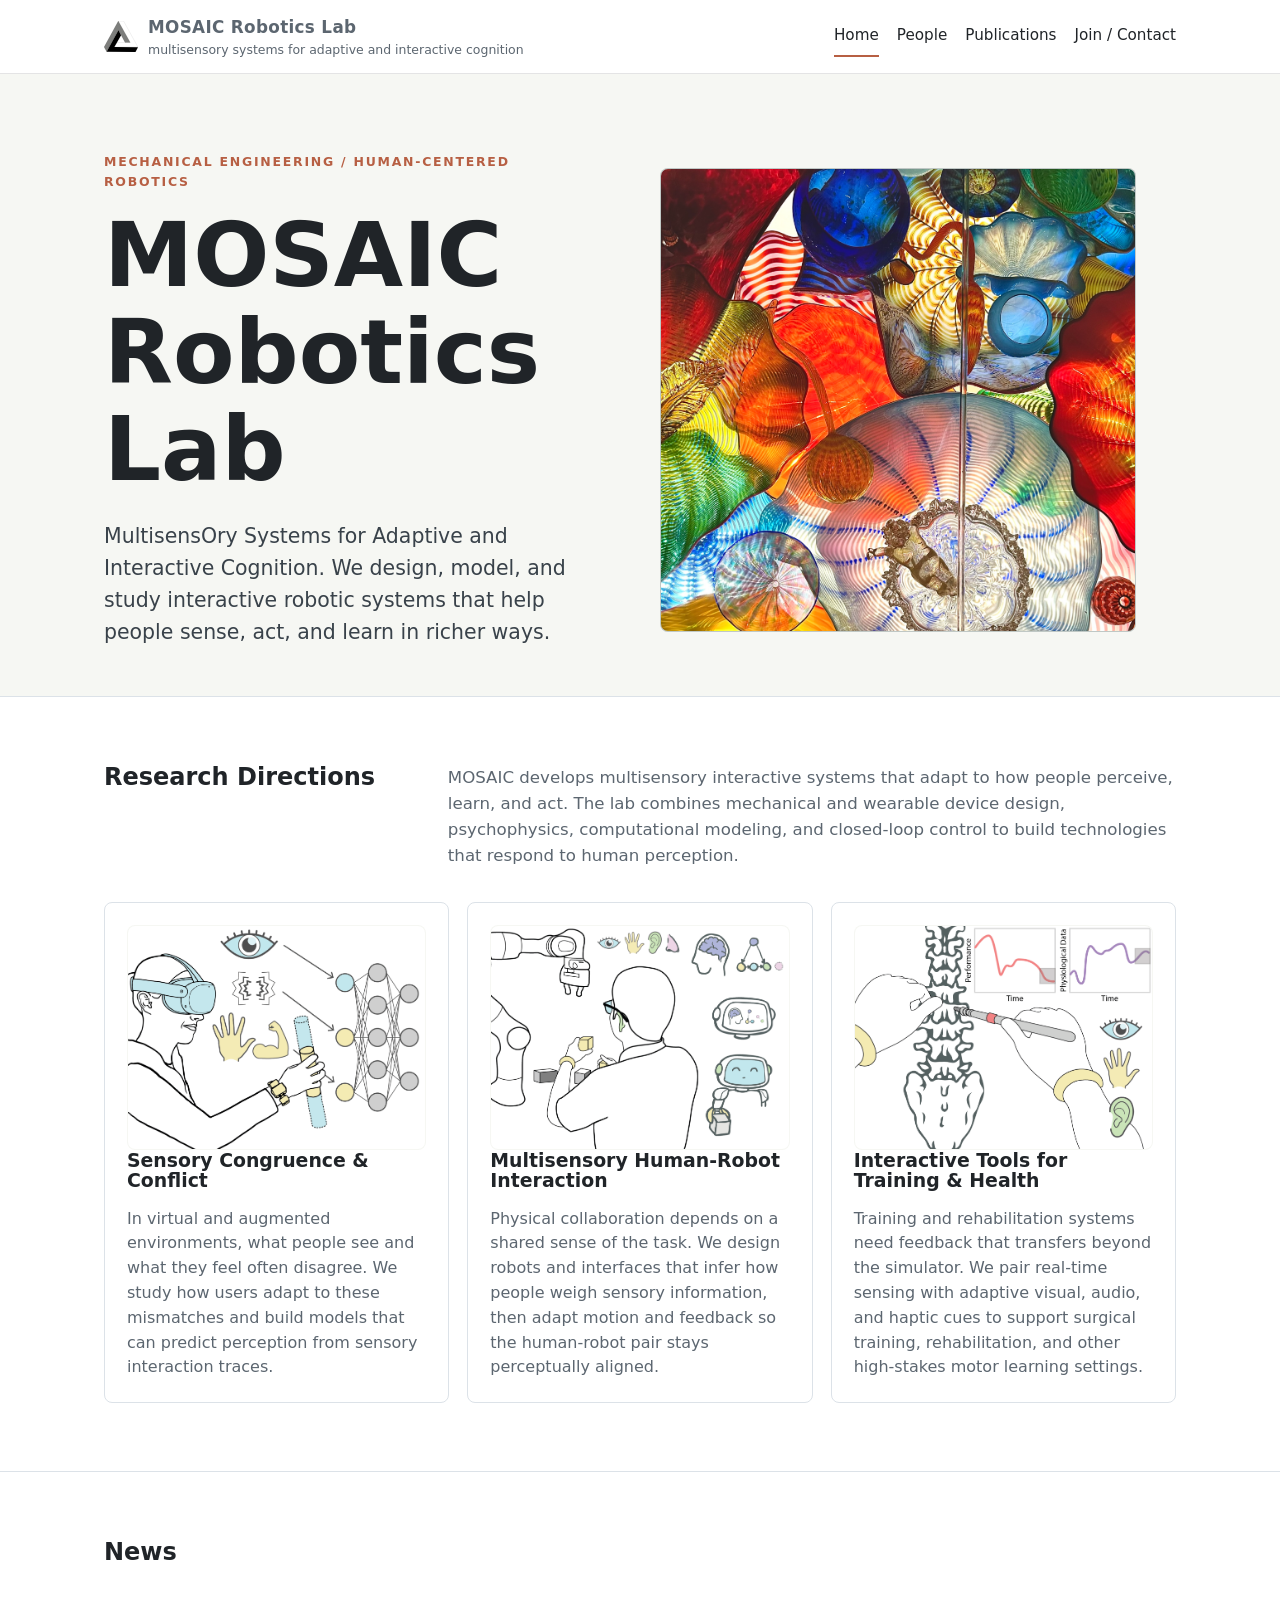
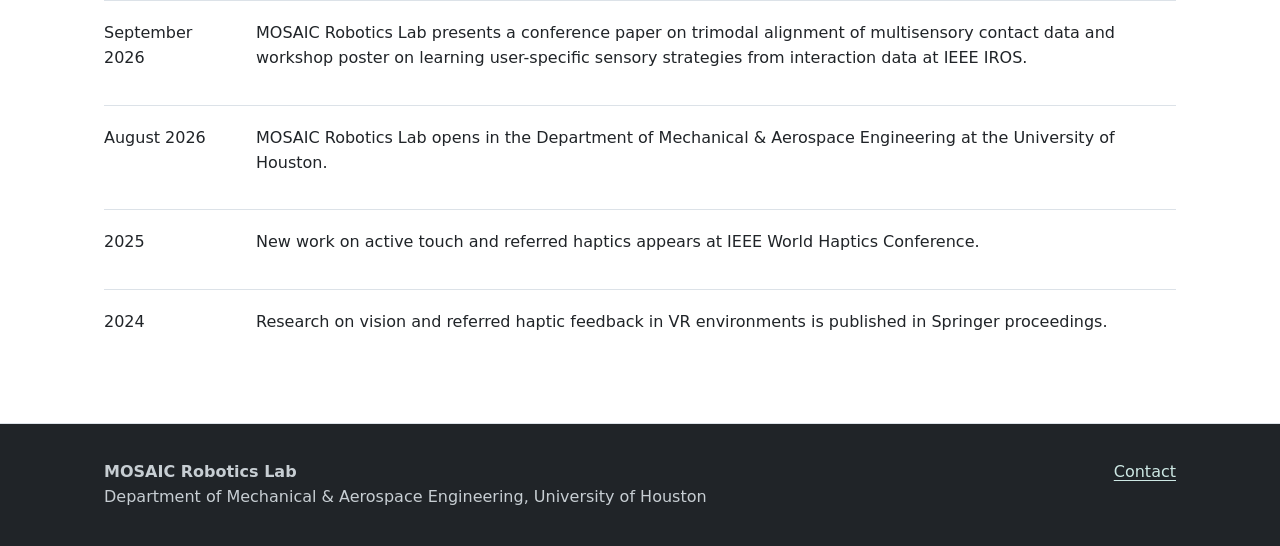
<file: index.html>
<!doctype html>
<html lang="en">
  <head>
    <meta charset="utf-8">
    <meta name="viewport" content="width=device-width, initial-scale=1">
    <meta name="description" content="MOSAIC Robotics Lab studies multisensory robotic systems for adaptive and interactive cognition.">
    <title>MOSAIC Robotics Lab</title>
    <link rel="icon" type="image/svg+xml" href="assets/penrose.svg">
    <link rel="stylesheet" href="assets/styles.css">
  </head>
  <body>
    <!-- Shared header and navigation are rendered by assets/site.js. -->
    <header class="site-header" data-site-header></header>

    <main id="main">
      <section class="hero">
        <div class="hero-inner">
          <div>
            <p class="eyebrow">Mechanical Engineering / Human-centered robotics</p>
            <h1>MOSAIC Robotics Lab</h1>
            <p class="subtitle">
              MultisensOry Systems for Adaptive and Interactive Cognition. 
              We design, model,
              and study interactive robotic systems that help people sense, act, and learn in richer ways.
            </p>
          </div>
          <figure class="hero-media" aria-label="Replaceable lab hero image">
            <img src="assets/chihulyCrop.jpg" alt="">
          </figure>
        </div>
      </section>

      <section class="content-section">
        <div class="section-inner">
          <div class="section-head">
            <h2>Research Directions</h2>
            <p>
              MOSAIC develops multisensory interactive systems that adapt to how people perceive, learn, and act. The lab combines mechanical and wearable device design, psychophysics, computational modeling, and closed-loop control to build technologies that respond to human perception.
            </p>
          </div>
          <div class="grid-3">
            <article class="card">
              <div class="image-slot">
                <img src="assets/website_theme1.png" alt="Multisensory virtual environment with visual, sound, and haptic contact cues">
              </div>
              <h3>Sensory Congruence & Conflict</h3>
              <p>
                In virtual and augmented environments, what people see and what they feel often disagree. We study how users adapt to these mismatches and build models that can predict perception from sensory interaction traces.
              </p>
            </article>
            <article class="card">
              <div class="image-slot">
                <img src="assets/website_theme2.png" alt="Human-robot collaboration with multisensory feedback">
              </div>
              <h3>Multisensory Human-Robot Interaction</h3>
              <p>
                Physical collaboration depends on a shared sense of the task. We design robots and interfaces that infer how people weigh sensory information, then adapt motion and feedback so the human-robot pair stays perceptually aligned.
              </p>
            </article>
            <article class="card">
              <div class="image-slot">
                <img src="assets/website_theme3.png" alt="Surgical or health training system with adaptive visual, audio, and haptic feedback">
              </div>
              <h3>Interactive Tools for Training & Health</h3>
              <p>
                Training and rehabilitation systems need feedback that transfers beyond the simulator. We pair real-time sensing with adaptive visual, audio, and haptic cues to support surgical training, rehabilitation, and other high-stakes motor learning settings.
              </p>
            </article>
          </div>
        </div>
      </section>

      <section class="content-section">
        <div class="section-inner">
          <div class="section-head">
            <h2>News</h2>
          </div>
          <ol class="news-list">
            <li class="news-item">
              <time datetime="2026-09">September 2026</time>
              <div>MOSAIC Robotics Lab presents a conference paper on trimodal alignment of multisensory contact data and workshop poster on learning user-specific sensory strategies from interaction data at IEEE IROS.</div>
            </li>
            <li class="news-item">
              <time datetime="2026-08">August 2026</time>
              <div>MOSAIC Robotics Lab opens in the Department of Mechanical & Aerospace Engineering at the University of Houston.</div>
            </li>
            <li class="news-item">
              <time datetime="2025">2025</time>
              <div>New work on active touch and referred haptics appears at IEEE World Haptics Conference.</div>
            </li>
            <li class="news-item">
              <time datetime="2024">2024</time>
              <div>Research on vision and referred haptic feedback in VR environments is published in Springer proceedings.</div>
            </li>
          </ol>
        </div>
      </section>
    </main>

    <!-- Shared footer is rendered by assets/site.js. -->
    <footer class="site-footer" data-site-footer></footer>
    <script src="assets/site.js"></script>
  </body>
</html>
</file>
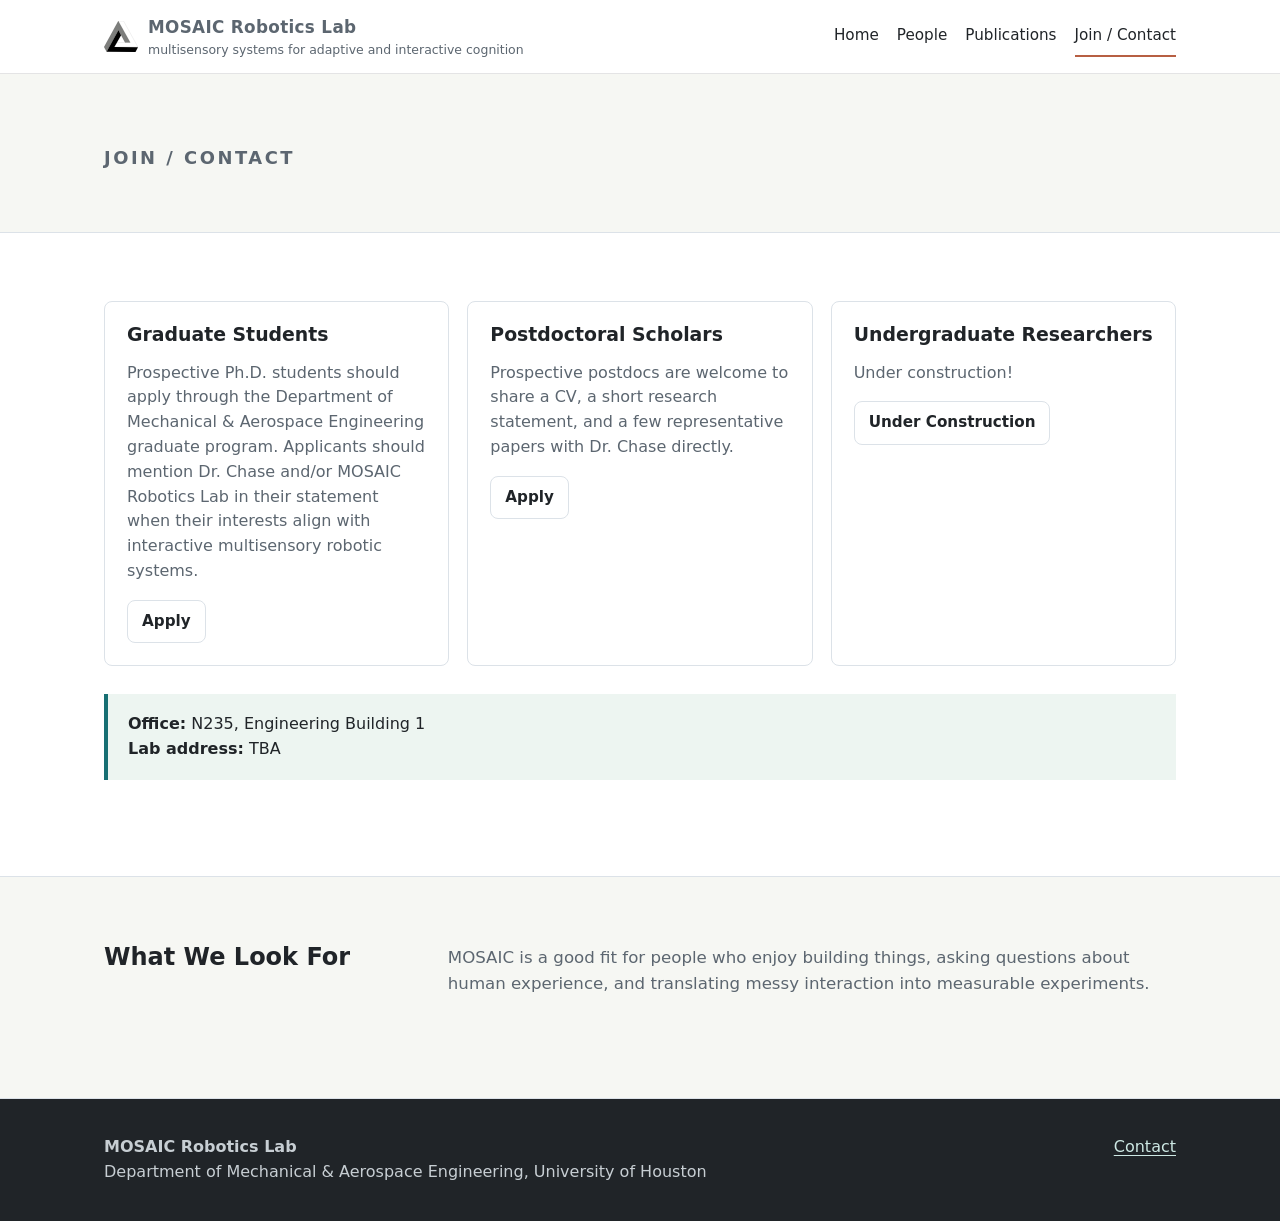
<file: join.html>
<!doctype html>
<html lang="en">
  <head>
    <meta charset="utf-8">
    <meta name="viewport" content="width=device-width, initial-scale=1">
    <title>Join / Contact / MOSAIC Robotics Lab</title>
    <link rel="icon" type="image/svg+xml" href="assets/penrose.svg">
    <link rel="stylesheet" href="assets/styles.css">
  </head>
  <body>
    <!-- Shared header and navigation are rendered by assets/site.js. -->
    <header class="site-header" data-site-header></header>
    <main id="main">
      <section class="page-title">
        <div class="section-inner">
          <p class="eyebrow">Join / Contact</p>
<!--           <h1>Join / Contact / Visit Us</h1>
          <p>See below on how to get involved.</p> -->
        </div>
      </section>
      <section class="content-section">
        <div class="section-inner">
          <div class="grid-3">
            <article class="card">
              <h3>Graduate Students</h3>
              <p>
                Prospective Ph.D. students should apply through the Department of Mechanical & Aerospace Engineering graduate program. Applicants should mention Dr. Chase and/or MOSAIC Robotics Lab in their statement when their interests align with interactive multisensory robotic systems.
              </p>
              <a class="button" href="https://www.me.uh.edu/graduate/application">Apply</a>
            </article>
            <article class="card">
              <h3>Postdoctoral Scholars</h3>
              <p>
                Prospective postdocs are welcome to share a CV, a short research statement, and a few representative papers with Dr. Chase directly.
              </p>
              <a class="button" href="mailto:echase@uh.edu">Apply</a>
            </article>
            <article class="card">
              <h3>Undergraduate Researchers</h3>
              <p>
                Under construction!
                <!-- Undergraduate students interested in research should complete the interest form. Helpful background may include mechanical design, prototyping, programming, robotics, controls, human subjects research, statistics, or creative technology. -->
              </p>
              <a class="button" href="#">Under Construction</a>
            </article>
          </div>
          <div class="callout">
            <!-- <strong>Email:</strong> email@university.edu<br> -->
            <strong>Office:</strong> N235, Engineering Building 1 <br>
            <strong>Lab address:</strong> TBA
          </div>
        </div>
      </section>
      <section class="content-section wash">
        <div class="section-inner">
          <div class="section-head">
            <h2>What We Look For</h2>
            <p>
              MOSAIC is a good fit for people who enjoy building things, asking questions about human experience, and translating messy interaction into measurable experiments.
            </p>
          </div>
        </div>
      </section>
    </main>
    <!-- Shared footer is rendered by assets/site.js. -->
    <footer class="site-footer" data-site-footer></footer>
    <script src="assets/site.js"></script>
  </body>
</html>
</file>
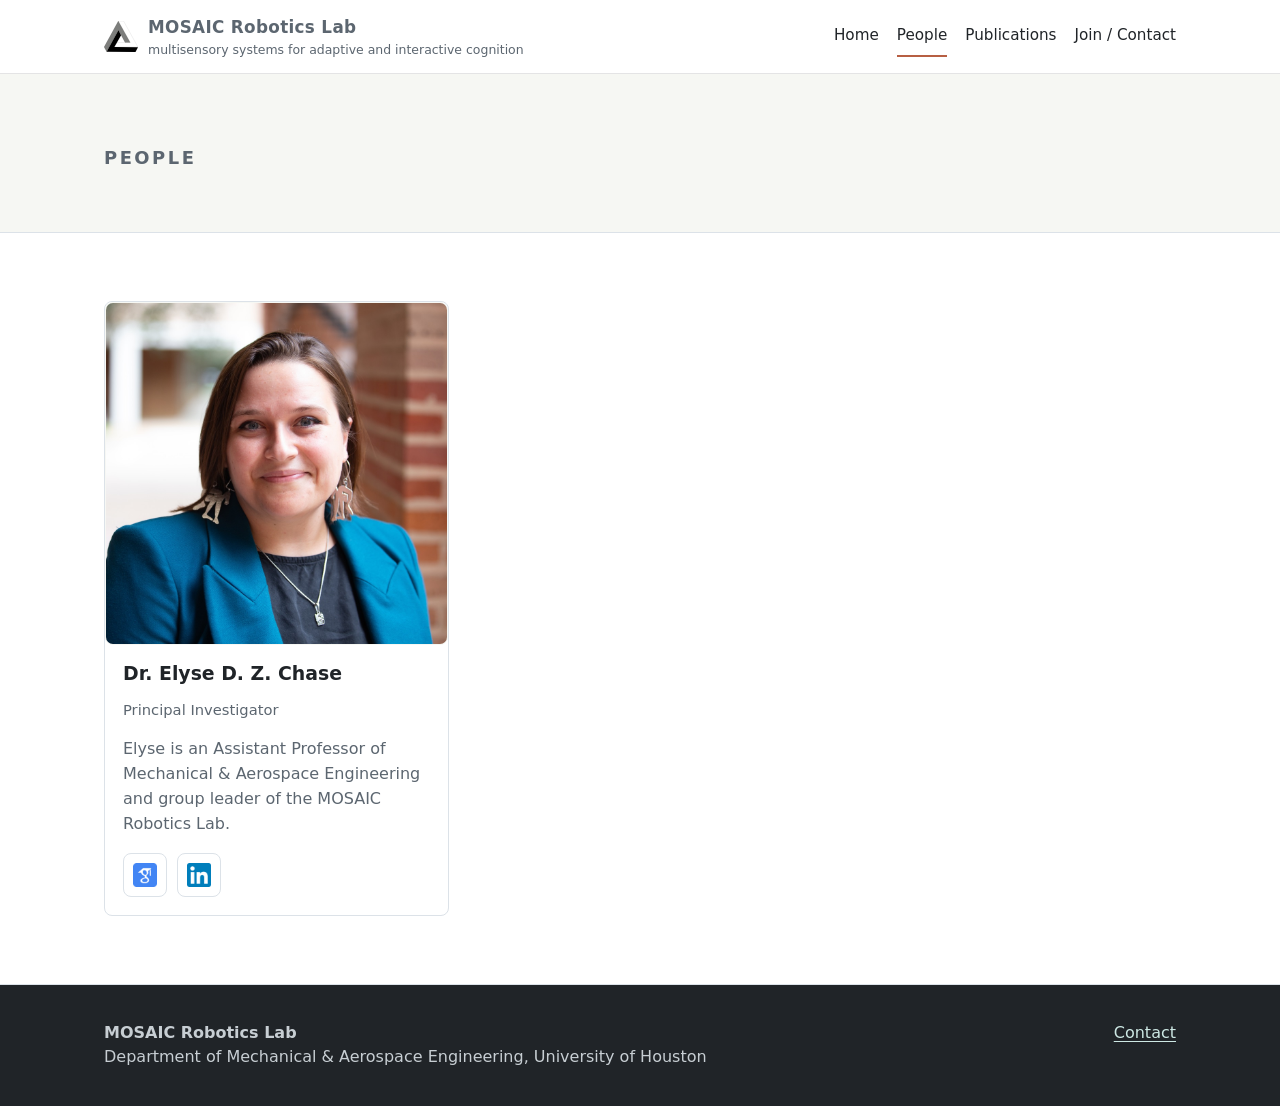
<file: people.html>
<!doctype html>
<html lang="en">
  <head>
    <meta charset="utf-8">
    <meta name="viewport" content="width=device-width, initial-scale=1">
    <title>People / MOSAIC Robotics Lab</title>
    <link rel="icon" type="image/svg+xml" href="assets/penrose.svg">
    <link rel="stylesheet" href="assets/styles.css">
  </head>
  <body>
    <!-- Shared header and navigation are rendered by assets/site.js. -->
    <header class="site-header" data-site-header></header>
    <main id="main">
      <section class="page-title">
        <div class="section-inner">
          <p class="eyebrow">People</p>
        </div>
      </section>
      <section class="content-section">
        <div class="section-inner">
          <div class="person-grid">
            <article class="card person-card">
              <div class="person-photo">
                <img src="assets/edzc_headshot_square.jpg" alt="Dr. Elyse D. Z. Chase">
              </div>
              <div class="person-body">
                <h3>Dr. Elyse D. Z. Chase</h3>
                <p class="meta">Principal Investigator</p>
                <p>Elyse is an Assistant Professor of Mechanical & Aerospace Engineering and group leader of the MOSAIC Robotics Lab.</p>
                <div class="link-row profile-links person-profile-links" aria-label="Elyse Chase profile links">
                  <a class="icon-link" href="https://scholar.google.com/citations?hl=en&user=h-9pNEkAAAAJ&view_op=list_works&sortby=pubdate" aria-label="Google Scholar profile">
                    <img src="assets/scholar_icon.png" alt="">
                  </a>
                  <a class="icon-link" href="https://www.linkedin.com/in/elyse-dz-chase100/" aria-label="LinkedIn profile">
                    <img src="assets/linked_icon.png" alt="">
                  </a>
                </div>
              </div>
            </article>
          </div>
        </div>
      </section>
    </main>
    <!-- Shared footer is rendered by assets/site.js. -->
    <footer class="site-footer" data-site-footer></footer>
    <script src="assets/site.js"></script>
  </body>
</html>
</file>
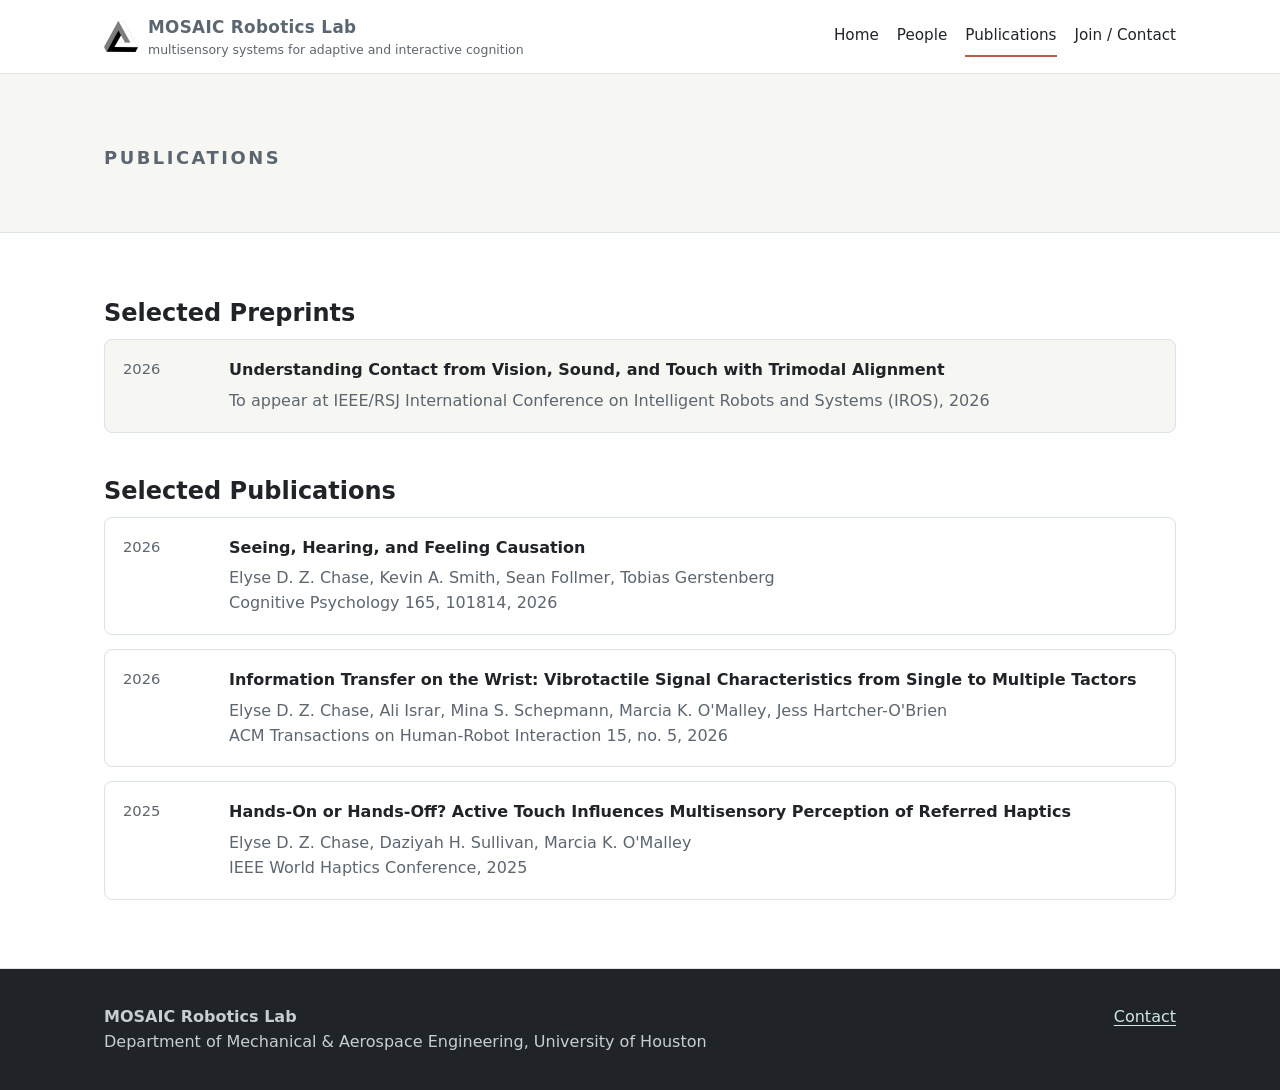
<file: publications.html>
<!doctype html>
<html lang="en">
  <head>
    <meta charset="utf-8">
    <meta name="viewport" content="width=device-width, initial-scale=1">
    <title>Publications / MOSAIC Robotics Lab</title>
    <link rel="icon" type="image/svg+xml" href="assets/penrose.svg">
    <link rel="stylesheet" href="assets/styles.css">
  </head>
  <body>
    <!-- Shared header and navigation are rendered by assets/site.js. -->
    <header class="site-header" data-site-header></header>
    <main id="main">
      <section class="page-title">
        <div class="section-inner">
          <p class="eyebrow">Publications</p>
        </div>
      </section>
      <section class="content-section">
        <div class="section-inner">
          <div class="section-head compact-head">
            <h2>Selected Preprints</h2>
          </div>
          <ol class="pub-list">
            <li class="publication preprint" data-publication>
              <div class="meta">2026</div>
              <article>
                <p class="pub-title">Understanding Contact from Vision, Sound, and Touch with Trimodal Alignment</p>
                <p class="pub-venue">To appear at IEEE/RSJ International Conference on Intelligent Robots and Systems (IROS), 2026</p>
              </article>
            </li>
          </ol>

          <div class="section-head compact-head pub-section-head">
            <h2>Selected Publications</h2>
          </div>
          <ol class="pub-list">
            <li data-publication>
              <a class="publication publication-link" href="https://doi.org/10.1016/j.cogpsych.2026.101814" aria-label="Read paper: Seeing, hearing, and feeling causation">
                <div class="meta">2026</div>
                <article>
                  <p class="pub-title">Seeing, Hearing, and Feeling Causation</p>
                  <p class="pub-authors">Elyse D. Z. Chase, Kevin A. Smith, Sean Follmer, Tobias Gerstenberg</p>
                  <p class="pub-venue">Cognitive Psychology 165, 101814, 2026</p>
                </article>
              </a>
            </li>
            <li data-publication>
              <a class="publication publication-link" href="https://dl.acm.org/doi/pdf/10.1145/3822501" aria-label="Read PDF: Information Transfer on the Wrist">
                <div class="meta">2026</div>
                <article>
                  <p class="pub-title">Information Transfer on the Wrist: Vibrotactile Signal Characteristics from Single to Multiple Tactors</p>
                  <p class="pub-authors">Elyse D. Z. Chase, Ali Israr, Mina S. Schepmann, Marcia K. O'Malley, Jess Hartcher-O'Brien</p>
                  <p class="pub-venue">ACM Transactions on Human-Robot Interaction 15, no. 5, 2026</p>
                </article>
              </a>
            </li>
            <li data-publication>
              <a class="publication publication-link" href="https://mahilab.rice.edu/sites/default/files/publications/C3_IEEE_WHC2025_HandsOnOrHandsOff.pdf" aria-label="Read PDF: Hands-On or Hands-Off">
                <div class="meta">2025</div>
                <article>
                  <p class="pub-title">Hands-On or Hands-Off? Active Touch Influences Multisensory Perception of Referred Haptics</p>
                  <p class="pub-authors">Elyse D. Z. Chase, Daziyah H. Sullivan, Marcia K. O'Malley</p>
                  <p class="pub-venue">IEEE World Haptics Conference, 2025</p>
                </article>
              </a>
            </li>
          </ol>
        </div>
      </section>
    </main>
    <!-- Shared footer is rendered by assets/site.js. -->
    <footer class="site-footer" data-site-footer></footer>
    <script src="assets/site.js"></script>
  </body>
</html>
</file>
<file: assets/styles.css>
:root {
  --ink: #202428;
  --muted: #5c6670;
  --line: #dce2e8;
  --paper: #ffffff;
  --wash: #f6f7f3;
  --soft: #edf5f1;
  --teal: #176f73;
  --coral: #b75f43;
  --gold: #b9902f;
  --plum: #5f5377;
  --max: 1120px;
  --radius: 8px;
}

* {
  box-sizing: border-box;
}

body {
  margin: 0;
  color: var(--ink);
  background: var(--paper);
  font-family: ui-sans-serif, system-ui, -apple-system, BlinkMacSystemFont, "Segoe UI", sans-serif;
  line-height: 1.55;
}

a {
  color: var(--teal);
  text-decoration-thickness: 1px;
  text-underline-offset: 3px;
}

img {
  max-width: 100%;
  display: block;
}

.skip-link {
  position: absolute;
  left: -999px;
  top: 8px;
  padding: 8px 12px;
  background: var(--paper);
  color: var(--ink);
  border: 1px solid var(--line);
  z-index: 10;
}

.skip-link:focus {
  left: 8px;
}

.site-header {
  position: sticky;
  top: 0;
  z-index: 5;
  border-bottom: 1px solid rgba(32, 36, 40, 0.12);
  background: rgba(255, 255, 255, 0.94);
  backdrop-filter: blur(12px);
}

.nav-shell {
  max-width: var(--max);
  margin: 0 auto;
  padding: 14px 24px;
  display: flex;
  align-items: center;
  justify-content: space-between;
  gap: 24px;
}

.brand {
  display: inline-flex;
  align-items: center;
  gap: 10px;
  color: var(--ink);
  text-decoration: none;
}

.brand-mark {
  width: 34px;
  height: 34px;
  object-fit: contain;
  flex: 0 0 auto;
}

.brand-text {
  display: grid;
  gap: 0;
}

.brand strong {
  font-size: 1.05rem;
  letter-spacing: 0.02em;
}

.brand span {
  color: var(--muted);
  font-size: 0.78rem;
}

.nav-toggle {
  display: none;
  min-width: 58px;
  height: 40px;
  border: 1px solid var(--line);
  border-radius: var(--radius);
  background: var(--paper);
  color: var(--ink);
  font: inherit;
  font-weight: 650;
}

.site-nav {
  display: flex;
  align-items: center;
  gap: 18px;
  font-size: 0.95rem;
}

.site-nav a {
  color: var(--ink);
  text-decoration: none;
  padding: 8px 0;
  border-bottom: 2px solid transparent;
}

.site-nav a[aria-current="page"],
.site-nav a:hover {
  border-color: var(--coral);
}

.hero {
  min-height: 620px;
  display: grid;
  align-items: stretch;
  border-bottom: 1px solid var(--line);
  background: var(--wash);
}

.hero-inner {
  max-width: var(--max);
  width: 100%;
  margin: 0 auto;
  padding: 78px 24px 48px;
  display: grid;
  grid-template-columns: minmax(0, 0.92fr) minmax(340px, 1.08fr);
  gap: 42px;
  align-items: center;
}

.eyebrow {
  margin: 0 0 16px;
  color: var(--coral);
  font-weight: 700;
  font-size: 0.78rem;
  text-transform: uppercase;
  letter-spacing: 0.14em;
}

h1,
h2,
h3 {
  line-height: 1.08;
  margin: 0;
  color: var(--ink);
}

h1 {
  font-size: clamp(3rem, 7vw, 6.6rem);
  max-width: 720px;
}

.subtitle {
  margin: 24px 0 0;
  max-width: 650px;
  font-size: clamp(1.05rem, 1.7vw, 1.28rem);
  color: #39424a;
}

.hero-actions,
.link-row {
  display: flex;
  flex-wrap: wrap;
  gap: 10px;
  margin-top: 28px;
}

.profile-links {
  align-items: center;
}

.icon-link {
  display: inline-grid;
  place-items: center;
  width: 44px;
  height: 44px;
  border: 1px solid var(--line);
  border-radius: var(--radius);
  background: var(--paper);
  color: var(--ink);
  text-decoration: none;
}

.icon-link:hover {
  border-color: var(--teal);
}

.icon-link img {
  width: 24px;
  height: 24px;
  object-fit: contain;
}

.button,
.pill-link {
  display: inline-flex;
  align-items: center;
  justify-content: center;
  min-height: 42px;
  padding: 9px 14px;
  border-radius: var(--radius);
  border: 1px solid var(--line);
  background: var(--paper);
  color: var(--ink);
  text-decoration: none;
  font-weight: 650;
  font-size: 0.95rem;
}

.button.primary {
  background: var(--teal);
  color: #ffffff;
  border-color: var(--teal);
}

.button:hover,
.pill-link:hover {
  border-color: var(--teal);
}

.hero-media {
  align-self: stretch;
  min-height: 430px;
  border-radius: var(--radius);
  overflow: hidden;
  border: 1px solid rgba(32, 36, 40, 0.16);
  background: #dfe8e4;
}

.hero-media img {
  width: 100%;
  height: 100%;
  object-fit: cover;
}

.content-section {
  border-bottom: 1px solid var(--line);
}

.content-section.tint {
  background: var(--soft);
}

.content-section.wash {
  background: var(--wash);
}

.section-inner {
  max-width: var(--max);
  margin: 0 auto;
  padding: 68px 24px;
}

.section-head {
  display: grid;
  grid-template-columns: minmax(220px, 0.42fr) 1fr;
  gap: 38px;
  align-items: start;
  margin-bottom: 34px;
}

.section-head p {
  margin: 0;
  color: var(--muted);
  font-size: 1.04rem;
}

.compact-head {
  display: block;
  margin-bottom: 12px;
}

.pub-section-head {
  margin-top: 46px;
}

.grid-3 {
  display: grid;
  grid-template-columns: repeat(3, minmax(0, 1fr));
  gap: 18px;
}

.grid-2 {
  display: grid;
  grid-template-columns: repeat(2, minmax(0, 1fr));
  gap: 22px;
}

.card {
  border: 1px solid var(--line);
  border-radius: var(--radius);
  background: var(--paper);
  padding: 22px;
}

.card h3 {
  font-size: 1.18rem;
  margin-bottom: 12px;
}

.card p,
.card li {
  color: var(--muted);
}

.card p:last-child {
  margin-bottom: 0;
}

.meta {
  color: var(--muted);
  font-size: 0.92rem;
}

.news-list,
.pub-list {
  display: grid;
  gap: 14px;
  margin: 0;
  padding: 0;
  list-style: none;
}

.news-item,
.publication {
  display: grid;
  grid-template-columns: 130px 1fr;
  gap: 22px;
  padding: 20px 0;
  border-top: 1px solid var(--line);
}

.publication {
  grid-template-columns: 84px 1fr;
}

.publication-link {
  color: var(--ink);
  text-decoration: none;
  border: 1px solid var(--line);
  border-radius: var(--radius);
  padding: 18px;
  background: var(--paper);
  transition: border-color 160ms ease, box-shadow 160ms ease, transform 160ms ease;
}

.publication-link:hover,
.publication-link:focus-visible {
  border-color: rgba(23, 111, 115, 0.5);
  box-shadow: 0 10px 24px rgba(32, 36, 40, 0.08);
  transform: translateY(-1px);
}

.publication-link:focus-visible {
  outline: 3px solid rgba(23, 111, 115, 0.22);
  outline-offset: 3px;
}

.preprint {
  border: 1px solid var(--line);
  border-radius: var(--radius);
  padding: 18px;
  background: var(--wash);
}

.pub-title {
  margin: 0 0 6px;
  font-weight: 750;
}

.pub-authors,
.pub-venue {
  margin: 0;
  color: var(--muted);
}

.pub-links {
  display: flex;
  flex-wrap: wrap;
  gap: 8px;
  margin-top: 10px;
}

.tag {
  display: inline-flex;
  align-items: center;
  min-height: 28px;
  padding: 4px 9px;
  border: 1px solid var(--line);
  border-radius: 999px;
  color: var(--muted);
  background: var(--paper);
  font-size: 0.82rem;
  text-decoration: none;
}

.tag.topic-touch {
  border-color: rgba(23, 111, 115, 0.35);
}

.tag.topic-models {
  border-color: rgba(185, 144, 47, 0.42);
}

.tag.topic-design {
  border-color: rgba(183, 95, 67, 0.42);
}

.page-title {
  background: var(--wash);
  border-bottom: 1px solid var(--line);
}

.page-title .section-inner {
  padding-top: 70px;
  padding-bottom: 44px;
}

.page-title h1 {
  font-size: clamp(2.5rem, 6vw, 5rem);
}

.page-title p {
  max-width: 740px;
  color: var(--muted);
  font-size: 1.12rem;
}

.person-grid {
  display: grid;
  grid-template-columns: repeat(3, minmax(0, 1fr));
  gap: 18px;
}

.person-photo,
.image-slot {
  aspect-ratio: 4 / 3;
  border: 1px dashed #aeb8c0;
  border-radius: var(--radius);
  background:
    linear-gradient(135deg, rgba(23, 111, 115, 0.11), rgba(183, 95, 67, 0.12)),
    var(--wash);
  display: grid;
  place-items: center;
  color: var(--muted);
  font-size: 0.9rem;
  text-align: center;
  padding: 16px;
  overflow: hidden;
}

.person-photo {
  aspect-ratio: 1;
}

.person-photo img,
.image-slot img {
  width: 100%;
  height: 100%;
  object-fit: cover;
}

.image-slot:has(img),
.person-photo:has(img) {
  border-color: transparent;
  padding: 0;
  background: var(--wash);
}

.person-card {
  padding: 0;
  overflow: hidden;
}

.person-card .person-body {
  padding: 18px;
}

.person-card h3 {
  margin-bottom: 4px;
}

.person-profile-links {
  margin-top: 14px;
}

.filters {
  display: flex;
  gap: 12px;
  align-items: center;
  margin-bottom: 28px;
}

.filters input {
  width: min(460px, 100%);
  min-height: 44px;
  padding: 10px 12px;
  border: 1px solid var(--line);
  border-radius: var(--radius);
  font: inherit;
}

.callout {
  border-left: 4px solid var(--teal);
  background: var(--soft);
  padding: 18px 20px;
  margin: 28px 0;
}

.site-footer {
  background: #202428;
  color: #f4f6f4;
}

.footer-inner {
  max-width: var(--max);
  margin: 0 auto;
  padding: 36px 24px;
  display: grid;
  grid-template-columns: 1fr auto;
  gap: 28px;
  align-items: start;
}

.site-footer a {
  color: #cde8e4;
}

.site-footer p {
  margin: 0;
  color: #c7ced3;
}

@media (max-width: 860px) {
  .nav-toggle {
    display: inline-grid;
    place-items: center;
  }

  .site-nav {
    display: none;
    position: absolute;
    left: 0;
    right: 0;
    top: 69px;
    padding: 12px 24px 18px;
    background: var(--paper);
    border-bottom: 1px solid var(--line);
    box-shadow: 0 18px 24px rgba(32, 36, 40, 0.08);
  }

  .site-nav.is-open {
    display: grid;
  }

  .hero-inner,
  .section-head,
  .grid-2,
  .grid-3,
  .person-grid,
  .footer-inner {
    grid-template-columns: 1fr;
  }

  .hero {
    min-height: auto;
  }

  .hero-inner {
    padding-top: 54px;
  }

  .hero-media {
    min-height: 280px;
  }

  .news-item,
  .publication {
    grid-template-columns: 1fr;
    gap: 8px;
  }
}

@media (max-width: 540px) {
  .nav-shell,
  .section-inner,
  .hero-inner {
    padding-left: 18px;
    padding-right: 18px;
  }

  .section-inner {
    padding-top: 48px;
    padding-bottom: 48px;
  }

  .hero-actions,
  .link-row,
  .filters {
    align-items: stretch;
    flex-direction: column;
  }

  .profile-links {
    align-items: center;
    flex-direction: row;
  }

  .button,
  .pill-link {
    width: 100%;
  }
}
</file>
